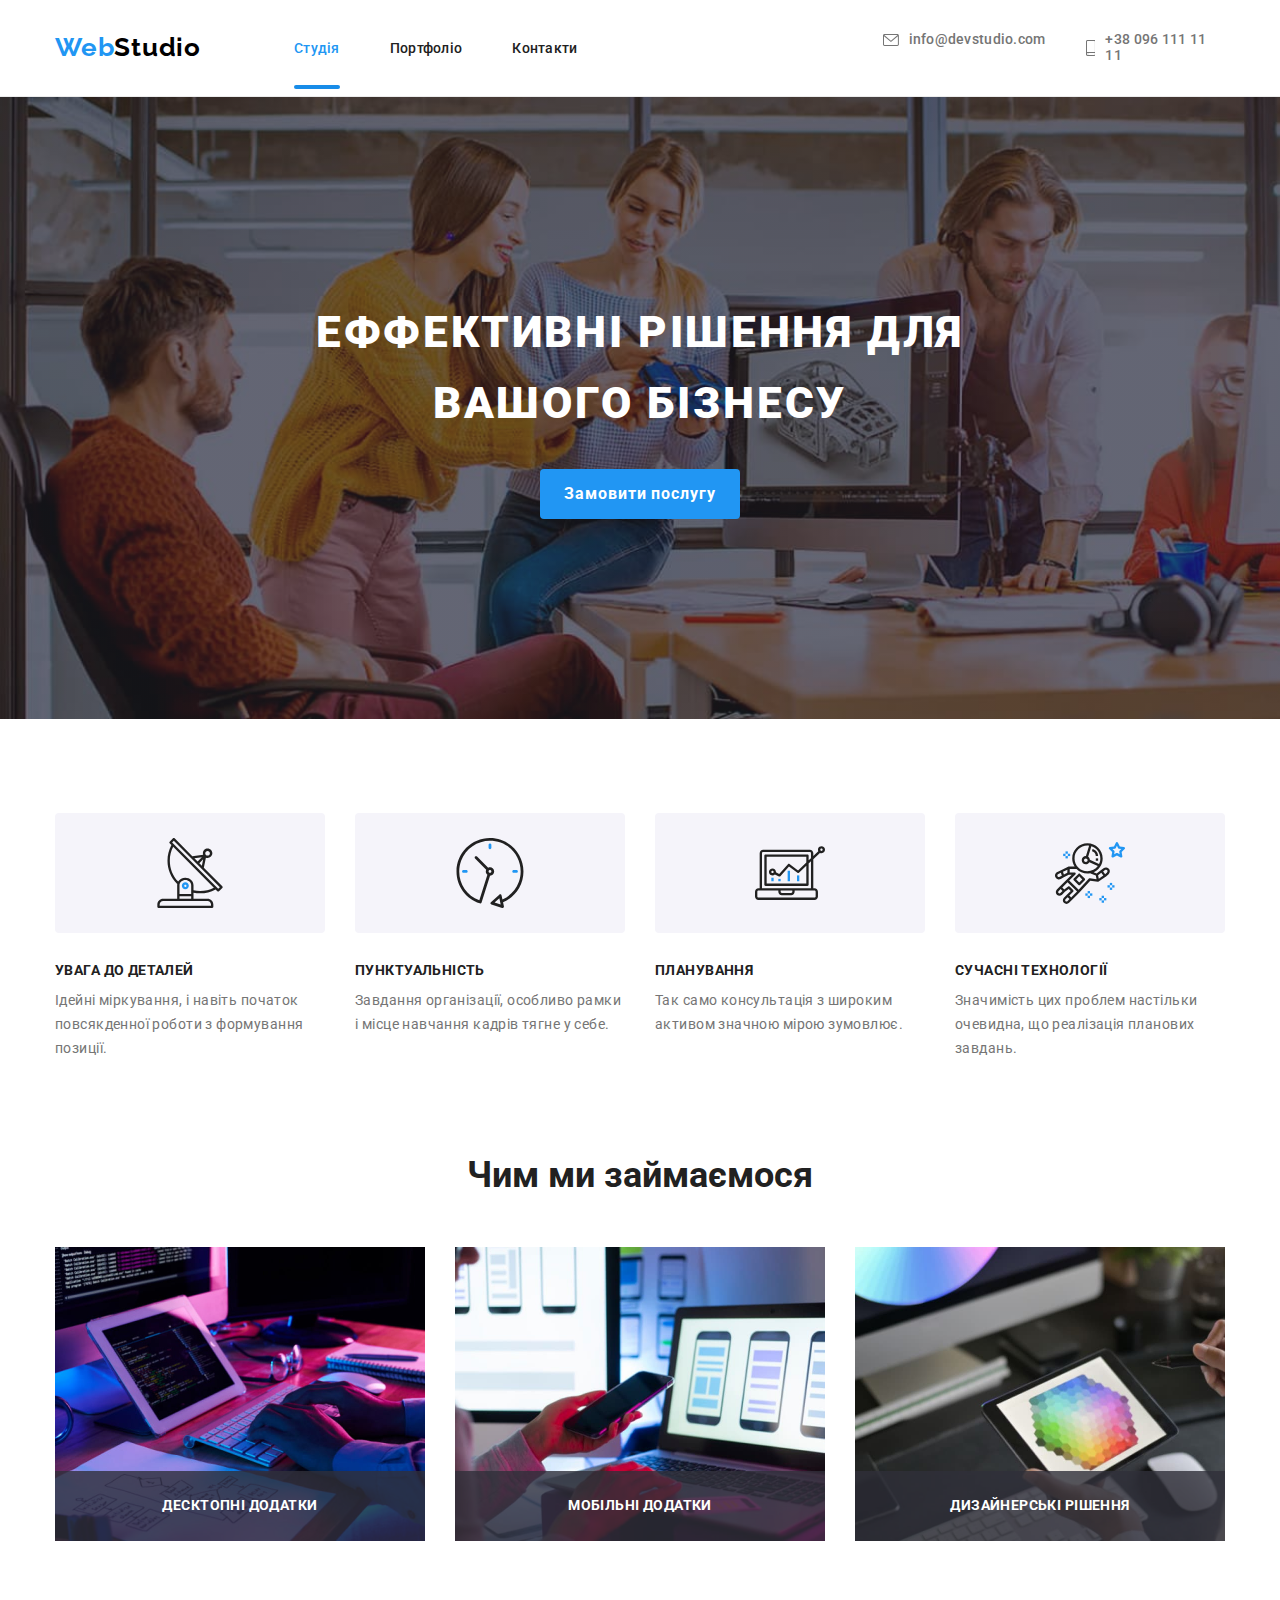
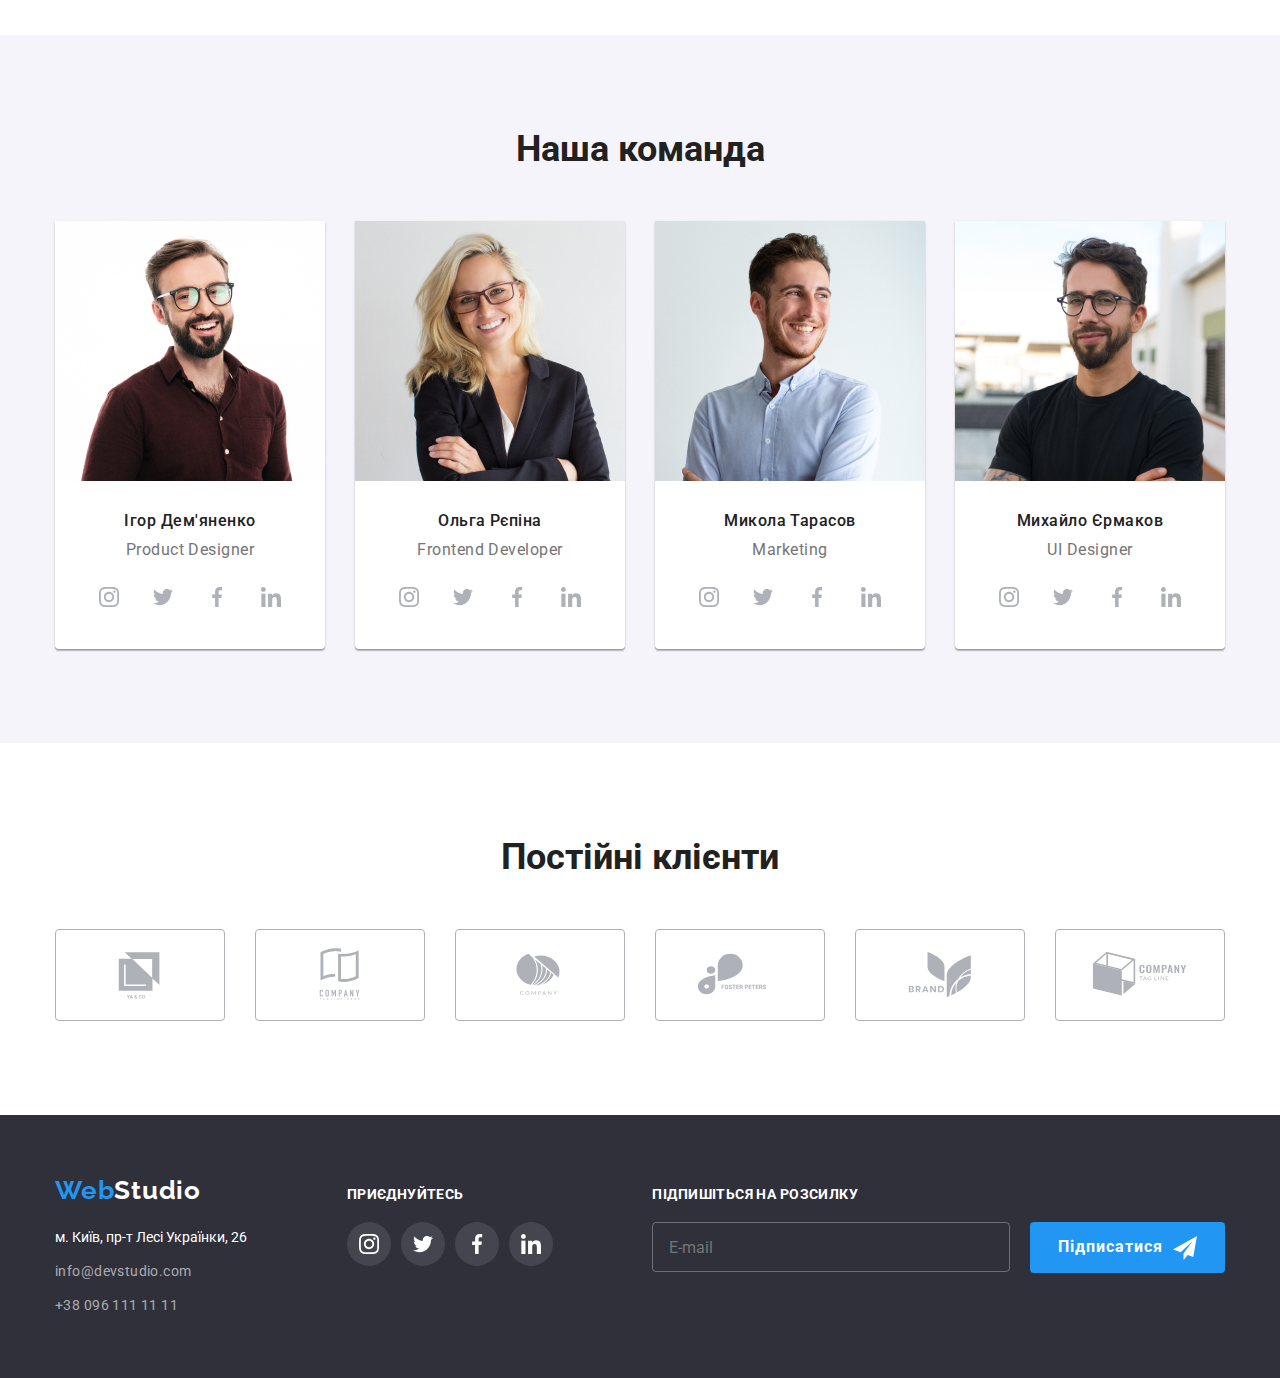
<file: index.html>
<!DOCTYPE html>
<html lang="uk">

<head>
  <meta charset="UTF-8" />
  <meta http-equiv="X-UA-Compatible" content="IE=edge" />
  <meta name="viewport" content="width=device-width, initial-scale=1.0" />
  <title>Cтудiя</title>
  <link rel="stylesheet"
    href="https://cdnjs.cloudflare.com/ajax/libs/modern-normalize/1.0.0/modern-normalize.min.css" />
  <link rel="preconnect" href="https://fonts.googleapis.com" />
  <link rel="preconnect" href="https://fonts.gstatic.com" crossorigin />
  <link href="https://fonts.googleapis.com/css2?family=Raleway:wght@700&family=Roboto:wght@400;500;700&display=swap"
    rel="stylesheet" />

  <link rel="stylesheet" href="./css/main.min.css" />
</head>

<body>
  <header class="header">
    <!--Navigation -->
    <div class="container header__container">
      <a href="./index.html" class="logo">Web<span class="logo--primary">Studio</span></a>
      <button type ="button" class="burger-menu__button  button js-open-menu">
        <svg class="burger-menu__img--open">
          <use href="./image/icons/symbol-defs.svg#icon-menu"></use>
        </svg>
      </button>
      <div class="header__content">
        <nav class="header__navigation">
          <ul class="navigation list">
            <li class="navigation__item">
              <a class="navigation__link active" href="./index.html">Студія</a>
            </li>
            <li class="navigation__item">
              <a class="navigation__link" href="./portfolio.html">Портфоліо</a>
            </li>
            <li class="navigation__item">
              <a class="navigation__link" href="#">Контакти</a>
            </li>
          </ul>
        </nav>
        <!-- Contacts -->
        <ul class="header__contacts list">
          <li class="header__item">
            <a class="header__address" href="mailto:info@devstudio.com"><svg class="header__img--mail" width="14"
                height="12">
                <use href="./image/icons/symbol-defs.svg#icon-envelope"></use>
              </svg>info@devstudio.com</a>
          </li>
          <li class="header__item">
            <a class="header__address" href="tel:380961111111"><svg class="header__img--tel" width="10" height="14">
                <use href="./image/icons/symbol-defs.svg#icon-smartphone"></use>
              </svg>
              +38 096 111 11 11</a>
          </li>
        </ul>
      </div>
    </div>
  </header>
  <main>
    <!-- hero -->
    <section class="section section-hero">
      <div class="container section-hero__container section-hero__text">
        <h1 class="section-hero__header">
          Еффективні рішення для вашого бізнесу
        </h1>
        <button class="button button-secondary section-hero__button" type="button" name="замовити послугу"
          data-modal-open>
          Замовити послугу
        </button>
      </div>
    </section>
    <!-- benefits -->
    <section class="section section-benefits">
      <div class="container section-benefits__container">
        <h2 class="visually-hidden">Наші переваги</h2>
        <ul class="section-benefits__list list">
          <li class="section-benefits__item">
            <div class="section-benefits__thumb">
              <svg class="section-benefits__icon" width="70px" height="70px">
                <use href="./image/icons/symbol-defs.svg#icon-antenna"></use>
              </svg>
            </div>
            <h3 class="section-benefits__header">Увага до деталей</h3>
            <p class="section-benefits__description">
              Ідейні міркування, i навіть початок повсякденної роботи з
              формування позиції.
            </p>
          </li>
          <li class="section-benefits__item">
            <div class="section-benefits__thumb">
              <svg class="section-benefits__icon" width="70px" height="70px">
                <use href="./image/icons/symbol-defs.svg#icon-clock"></use>
              </svg>
            </div>
            <h3 class="section-benefits__header">Пунктуальність</h3>
            <p class="section-benefits__description">
              Завдання організації, особливо рамки i місце навчання кадрів
              тягне у себе.
            </p>
          </li>
          <li class="section-benefits__item">
            <div class="section-benefits__thumb">
              <svg class="section-benefits__icon" width="70px" height="70px">
                <use href="./image/icons/symbol-defs.svg#icon-diagram"></use>
              </svg>
            </div>
            <h3 class="section-benefits__header">Планування</h3>
            <p class="section-benefits__description">
              Так само консультація з широким активом значною мірою зумовлює.
            </p>
          </li>
          <li class="section-benefits__item">
            <div class="section-benefits__thumb">
              <svg class="section-benefits__icon" width="70px" height="70px">
                <use href="./image/icons/symbol-defs.svg#icon-astronaut"></use>
              </svg>
            </div>
            <h3 class="section-benefits__header">Сучасні технології</h3>
            <p class="section-benefits__description">
              Значимість цих проблем настільки очевидна, що реалізація
              планових завдань.
            </p>
          </li>
        </ul>
      </div>
    </section>
    <!-- service -->
    <section class="section section-servise">
      <div class="container">
        <h2 class="sections-headers sections-headers--servise">
          Чим ми займаємося
        </h2>
        <ul class="list section-servise__flexbox">
          <li class="section-servise__item">
            <div class="section-servise__thumb">
              <img class="section-servise__img"  srcset="./image/studio-page/hwimage1.jpg 1x, ./image/studio-page/hwimage1@2x.jpg 2x" src="./image/studio-page/hwimage1.jpg" alt="дизайнер в процессі роботи"
                width="370" />
              <div class="section-servise__thumb--description">
                <h3 class="section-servise__description">
                  Десктопні додатки
                </h3>
              </div>
            </div>
          </li>
          <li class="section-servise__item">
            <div class="section-servise__thumb">
              <img class="section-servise__img"  srcset="./image/studio-page/hwimage2.jpg 1x, ./image/studio-page/hwimage2@2x.jpg 2x" src="./image/studio-page/hwimage2.jpg" alt="дизайнер в процессі роботи"
                width="370" />
              <div class="section-servise__thumb--description">
                <h3 class="section-servise__description">
                  Мобільні додатки
                </h3>
              </div>
            </div>
          </li>
          <li class="section-servise__item">
            <div class="section-servise__thumb">
              <img class="section-servise__img"  srcset="./image/studio-page/hwimage3.jpg 1x, ./image/studio-page/hwimage3@2x.jpg 2x" src="./image/studio-page/hwimage3.jpg" alt="дизайнер в процессі роботи"
                width="370" />
              <div class="section-servise__thumb--description">
                <h3 class="section-servise__description">
                  Дизайнерські рішення
                </h3>
              </div>
            </div>
          </li>
        </ul>
      </div>
    </section>
    <!-- our team  -->
    <section class="section section-team">
      <div class="container section-team__container">
        <h2 class="sections-headers sections-headers--team">Наша команда</h2>
        <ul class="list section-team__flexbox">
          <li class="section-team__item">
            <img
              class="section-team__img"
              srcset="./image/studio-page/hwteam1-450.jpg 450w, ./image/studio-page/hwteam1-354.jpg 354w, ./image/studio-page/hwteam1-270.jpg 270w"
              sizes="(min-width: 1200px) 270px, (min-width: 768px) 354px, 100vw"
              src="./image/studio-page/hwteam1-450"
              alt="фото Ігора Дем'яненко"
            />
            <div class="section-team__wrap">
              <h3 class="section-team__name">Ігор Дем'яненко</h3>
              <p class="section-team__postion">Product Designer</p>
              <ul class="social social__team list">
                <li>
                  <a href="https://www.instagram.com/" class="social__link--team"><svg class="social__icons--team">
                      <use href="./image/icons/symbol-defs.svg#icon-instagram"></use>
                    </svg></a>
                </li>
                <li>
                  <a href="https://twitter.com/" class="social__link--team"><svg class="social__icons--team">
                      <use href="./image/icons/symbol-defs.svg#icon-twitter"></use>
                    </svg></a>
                </li>
                <li>
                  <a href="https://www.facebook.com/" class="social__link--team"><svg class="social__icons--team">
                      <use href="./image/icons/symbol-defs.svg#icon-facebook"></use>
                    </svg></a>
                </li>
                <li>
                  <a href="https://www.linkedin.com/" class="social__link--team"><svg class="social__icons--team">
                      <use href="./image/icons/symbol-defs.svg#icon-linkedin"></use>
                    </svg></a>
                </li>
              </ul>
            </div>
          </li>
          <li class="section-team__item">
            <img
              class="section-team__img"
              srcset="./image/studio-page/hwteam2-450.jpg 450w, ./image/studio-page/hwteam2-354.jpg 354w, ./image/studio-page/hwteam2-270.jpg 270w"
              sizes="(min-width: 1200px) 270px, (min-width: 768px) 354px, 100vw"
              src="./image/studio-page/hwteam2-450"
              alt="фото Ольги Репіної"
            />
            <div class="section-team__wrap">
              <h3 class="section-team__name">Ольга Рєпіна</h3>
              <p class="section-team__postion">Frontend Developer</p>
              <ul class="social social__team list">
                <li>
                  <a href="https://www.instagram.com/" class="social__link--team"><svg class="social__icons--team">
                      <use href="./image/icons/symbol-defs.svg#icon-instagram"></use>
                    </svg></a>
                </li>
                <li>
                  <a href="https://twitter.com/" class="social__link--team"><svg class="social__icons--team">
                      <use href="./image/icons/symbol-defs.svg#icon-twitter"></use>
                    </svg></a>
                </li>
                <li>
                  <a href="https://www.facebook.com/" class="social__link--team"><svg class="social__icons--team">
                      <use href="./image/icons/symbol-defs.svg#icon-facebook"></use>
                    </svg></a>
                </li>
                <li>
                  <a href="https://www.linkedin.com/" class="social__link--team"><svg class="social__icons--team">
                      <use href="./image/icons/symbol-defs.svg#icon-linkedin"></use>
                    </svg></a>
                </li>
              </ul>
            </div>
          </li>
          <li class="section-team__item">
            <img
              class="section-team__img"
              srcset="./image/studio-page/hwteam3-450.jpg 450w, ./image/studio-page/hwteam3-354.jpg 354w, ./image/studio-page/hwteam3-270.jpg 270w"
              sizes="(min-width: 1200px) 270px, (min-width: 768px) 354px, 100vw"
              src="./image/studio-page/hwteam3-450"
              alt="фото Миколи Тарасова"
            />
            <div class="section-team__wrap">
              <h3 class="section-team__name">Микола Тарасов</h3>
              <p class="section-team__postion">Marketing</p>
              <ul class="social social__team list">
                <li>
                  <a href="https://www.instagram.com/" class="social__link--team"><svg class="social__icons--team">
                      <use href="./image/icons/symbol-defs.svg#icon-instagram"></use>
                    </svg></a>
                </li>
                <li>
                  <a href="https://twitter.com/" class="social__link--team"><svg class="social__icons--team">
                      <use href="./image/icons/symbol-defs.svg#icon-twitter"></use>
                    </svg></a>
                </li>
                <li>
                  <a href="https://www.facebook.com/" class="social__link--team"><svg class="social__icons--team">
                      <use href="./image/icons/symbol-defs.svg#icon-facebook"></use>
                    </svg></a>
                </li>
                <li>
                  <a href="https://www.linkedin.com/" class="social__link--team"><svg class="social__icons--team">
                      <use href="./image/icons/symbol-defs.svg#icon-linkedin"></use>
                    </svg></a>
                </li>
              </ul>
            </div>
          </li>
          <li class="section-team__item">
            <img
              class="section-team__img"
              srcset="./image/studio-page/hwteam4-450.jpg 450w, ./image/studio-page/hwteam4-354.jpg 354w, ./image/studio-page/hwteam4-270.jpg 270w"
              sizes="(min-width: 1200px) 270px, (min-width: 768px) 354px, 100vw"
              src="./image/studio-page/hwteam4-450"
              alt="фото Михайла Єрмакова"
            />
            <div class="section-team__wrap">
              <h3 class="section-team__name">Михайло Єрмаков</h3>
              <p class="section-team__postion">UI Designer</p>
              <ul class="social social__team list">
                <li>
                  <a href="https://www.instagram.com/" class="social__link--team"><svg class="social__icons--team">
                      <use href="./image/icons/symbol-defs.svg#icon-instagram"></use>
                    </svg></a>
                </li>
                <li>
                  <a href="https://twitter.com/" class="social__link--team"><svg class="social__icons--team">
                      <use href="./image/icons/symbol-defs.svg#icon-twitter"></use>
                    </svg></a>
                </li>
                <li>
                  <a href="https://www.facebook.com/" class="social__link--team"><svg class="social__icons--team">
                      <use href="./image/icons/symbol-defs.svg#icon-facebook"></use>
                    </svg></a>
                </li>
                <li>
                  <a href="https://www.linkedin.com/" class="social__link--team"><svg class="social__icons--team">
                      <use href="./image/icons/symbol-defs.svg#icon-linkedin"></use>
                    </svg></a>
                </li>
              </ul>
            </div>
          </li>
        </ul>
      </div>
    </section>
    <!-- our clients -->
    <section class="section section-clients">
      <div class="container section-clients__container">
          <h2 class="sections-headers sections-headers--clients">
            Постійні клієнти
          </h2>
          <ul class="section-clients__flexbox list">
            <li class="section-clients__item">
              <a class="section-clients__link" href="#"><svg class="section-clients__img">
                  <use href="./image/icons/symbol-defs.svg#icon-logo-first"></use>
                </svg>
              </a>
            </li>
            <li class="section-clients__item">
              <a class="section-clients__link" href="#"><svg class="section-clients__img">
                  <use href="./image/icons/symbol-defs.svg#icon-logo-second"></use>
                </svg>
              </a>
            </li>
            <li class="section-clients__item">
              <a class="section-clients__link" href="#"><svg class="section-clients__img">
                  <use href="./image/icons/symbol-defs.svg#icon-logo-third"></use>
                </svg>
              </a>
            </li>
            <li class="section-clients__item">
              <a class="section-clients__link" href="#"><svg class="section-clients__img">
                  <use href="./image/icons/symbol-defs.svg#icon-logo-forth"></use>
                </svg>
              </a>
            </li>
            <li class="section-clients__item">
              <a class="section-clients__link" href="#"><svg class="section-clients__img">
                  <use href="./image/icons/symbol-defs.svg#icon-logo-fifth"></use>
                </svg>
              </a>
            </li>
            <li class="section-clients__item">
              <a class="section-clients__link" href="#"><svg class="section-clients__img">
                  <use href="./image/icons/symbol-defs.svg#icon-logo-sixth"></use>
                </svg>
              </a>
            </li>
          </ul>
      </div>
    </section>
  </main>
  <footer class="footer">
    <div class="container footer__container footer__flexbox">
      <div class="footer__nav">
        <a href="./index.html" class="logo footer__logo">
          Web<span class="logo--inversed">Studio</span></a>
        <address>
          <ul class="footer__bar list">
            <li class="physical-address footer__item">
              м. Київ, пр-т Лесі Українки, 26
            </li>
            <li class="footer__item">
              <a class="footer__link" href="mailto:info@devstudio.com">info@devstudio.com
              </a>
            </li>
            <li class="footer__item">
              <a class="footer__link" href="tel:380961111111">+38 096 111 11 11</a>
            </li>
          </ul>
        </address>
      </div>
      <div class="socials__flexbox">
        <h2 class="footer__join">Приєднуйтесь</h2>
        <ul class="social social__footer list">
          <li>
            <a href="https://www.instagram.com/" class="social__link--footer"><svg class="social__icons">
                <use href="./image/icons/symbol-defs.svg#icon-instagram"></use>
              </svg></a>
          </li>
          <li>
            <a href="https://twitter.com/" class="social__link--footer"><svg class="social__icons">
                <use href="./image/icons/symbol-defs.svg#icon-twitter"></use>
              </svg></a>
          </li>
          <li>
            <a href="https://www.facebook.com/" class="social__link--footer"><svg class="social__icons">
                <use href="./image/icons/symbol-defs.svg#icon-facebook"></use>
              </svg></a>
          </li>
          <li>
            <a href="https://www.linkedin.com/" class="social__link--footer"><svg class="social__icons">
                <use href="./image/icons/symbol-defs.svg#icon-linkedin"></use>
              </svg></a>
          </li>
        </ul>
      </div>
      <div class="subscription">
        <p class="label subscription__header">Підпишіться на розсилку</p>
        <form class="subscription__form">
          <label><input class="subscription__input" type="email" name="mail" placeholder="E-mail" /></label>
          <button class="button subscription__button" type="submit">
            Підписатися
            <svg class="subscription__img">
              <use href="./image/icons/symbol-defs.svg#icon-form-send"></use>
            </svg>
          </button>
        </form>
      </div>
    </div>
  </footer>
  <!-- modal windows  -->
  <div class="backdrop is-hidden" data-modal>
    <div class="hero-modal">
      <button class="button button-close" type="button" data-modal-close>
        <svg class="button-close__image">
          <use href="./image/icons/symbol-defs.svg#icon-close"></use>
        </svg>
      </button>
      <form class="hero-modal__form">
        <p class="hero-modal__header">
          Залиште свої дані, ми вам передзвонимо
        </p>
        <label for="user-name" class="hero-modal__label">Ім'я</label>
        <div class="hero-modal__thumb">
          <input class="hero-modal__input" name="user-name" type="text" id="user-name" />
          <svg class="hero-modal__img">
            <use href="./image/icons/symbol-defs.svg#icon-form-person"></use>
          </svg>
        </div>
        <label for="phone" class="hero-modal__label">Телефон</label>
        <div class="hero-modal__thumb">
          <input class="hero-modal__input" name="phone" type="tel" id="phone" />
          <svg class="hero-modal__img">
            <use href="./image/icons/symbol-defs.svg#icon-form-phone"></use>
          </svg>
        </div>
        <label for="mail" class="hero-modal__label">Пошта</label>
        <div class="hero-modal__thumb">
          <input class="hero-modal__input" name="mail" type="email" id="mail" />
          <svg class="hero-modal__img">
            <use href="./image/icons/symbol-defs.svg#icon-form-mail"></use>
          </svg>
        </div>
        <label class="hero-modal__label" for="comment">Коментар</label>
        <textarea class="hero-modal__comment" name="comment" id="comment" placeholder="Введіть текст"></textarea>
        <label class="terms terms__thumb" for="checkbox">
          <input class="terms__input visually-hidden" type="checkbox" name="terms" id="checkbox" />
          <span class="terms__custom"></span>
          <span>          Погоджуюся з розсилкою та приймаю
          <a class="terms__link" href="#">Умови договору</a></span>
        </label>
        <button class="button button-submit" type="submit">Відправити</button>
      </form>
    </div>
  </div>
  <div class="burger-menu js-menu-container">
    <button class="burger-menu__button--close button js-close-menu">
      <svg class="burger-menu__img--close">
        <use href="./image/icons/symbol-defs.svg#icon-close"></use>
      </svg>
    </button>
    <nav class="header__navigation">
      <ul class="navigation list">
        <li class="navigation__item">
          <a class="navigation__link active" href="./index.html">Студія</a>
        </li>
        <li class="navigation__item">
          <a class="navigation__link" href="./portfolio.html">Портфоліо</a>
        </li>
        <li class="navigation__item">
          <a class="navigation__link" href="#">Контакти</a>
        </li>
      </ul>
    </nav>
    <div class="burger-menu__contacts__flexbox">
      <ul class="burger-menu__contacts list">
          <li class="burger-menu__contacts__item">
        <a class="burger-menu__address burger-menu__address--tel" href="tel:380961111111">
          +38 096 111 11 11</a>
      </li>
      <li class="burger-menu__contacts__item">
        <a class="burger-menu__address burger-menu__address--mail" href="mailto:info@devstudio.com">info@devstudio.com</a>
      </li>
    </ul>
    <ul class="burger-menu__socials list">
      <li class="burger-menu__item"><a class="burger-menu__link" href="https://www.instagram.com/">Instagram</a></li>
      <li class="burger-menu__item"><a class="burger-menu__link" href="https://twitter.com/">Twitter</a></li>
      <li class="burger-menu__item"><a class="burger-menu__link" href="https://www.facebook.com/">Facebook</a></li>
      <li class="burger-menu__item"><a class="burger-menu__link" href="https://www.linkedin.com/">LinkedIn</a></li>
    </ul>
  </div>
  </div>
  <script src="./js/modal.js"></script>
  <script src="./js/mobile-menu.js"></script>
</body>

    

</html>
</file>
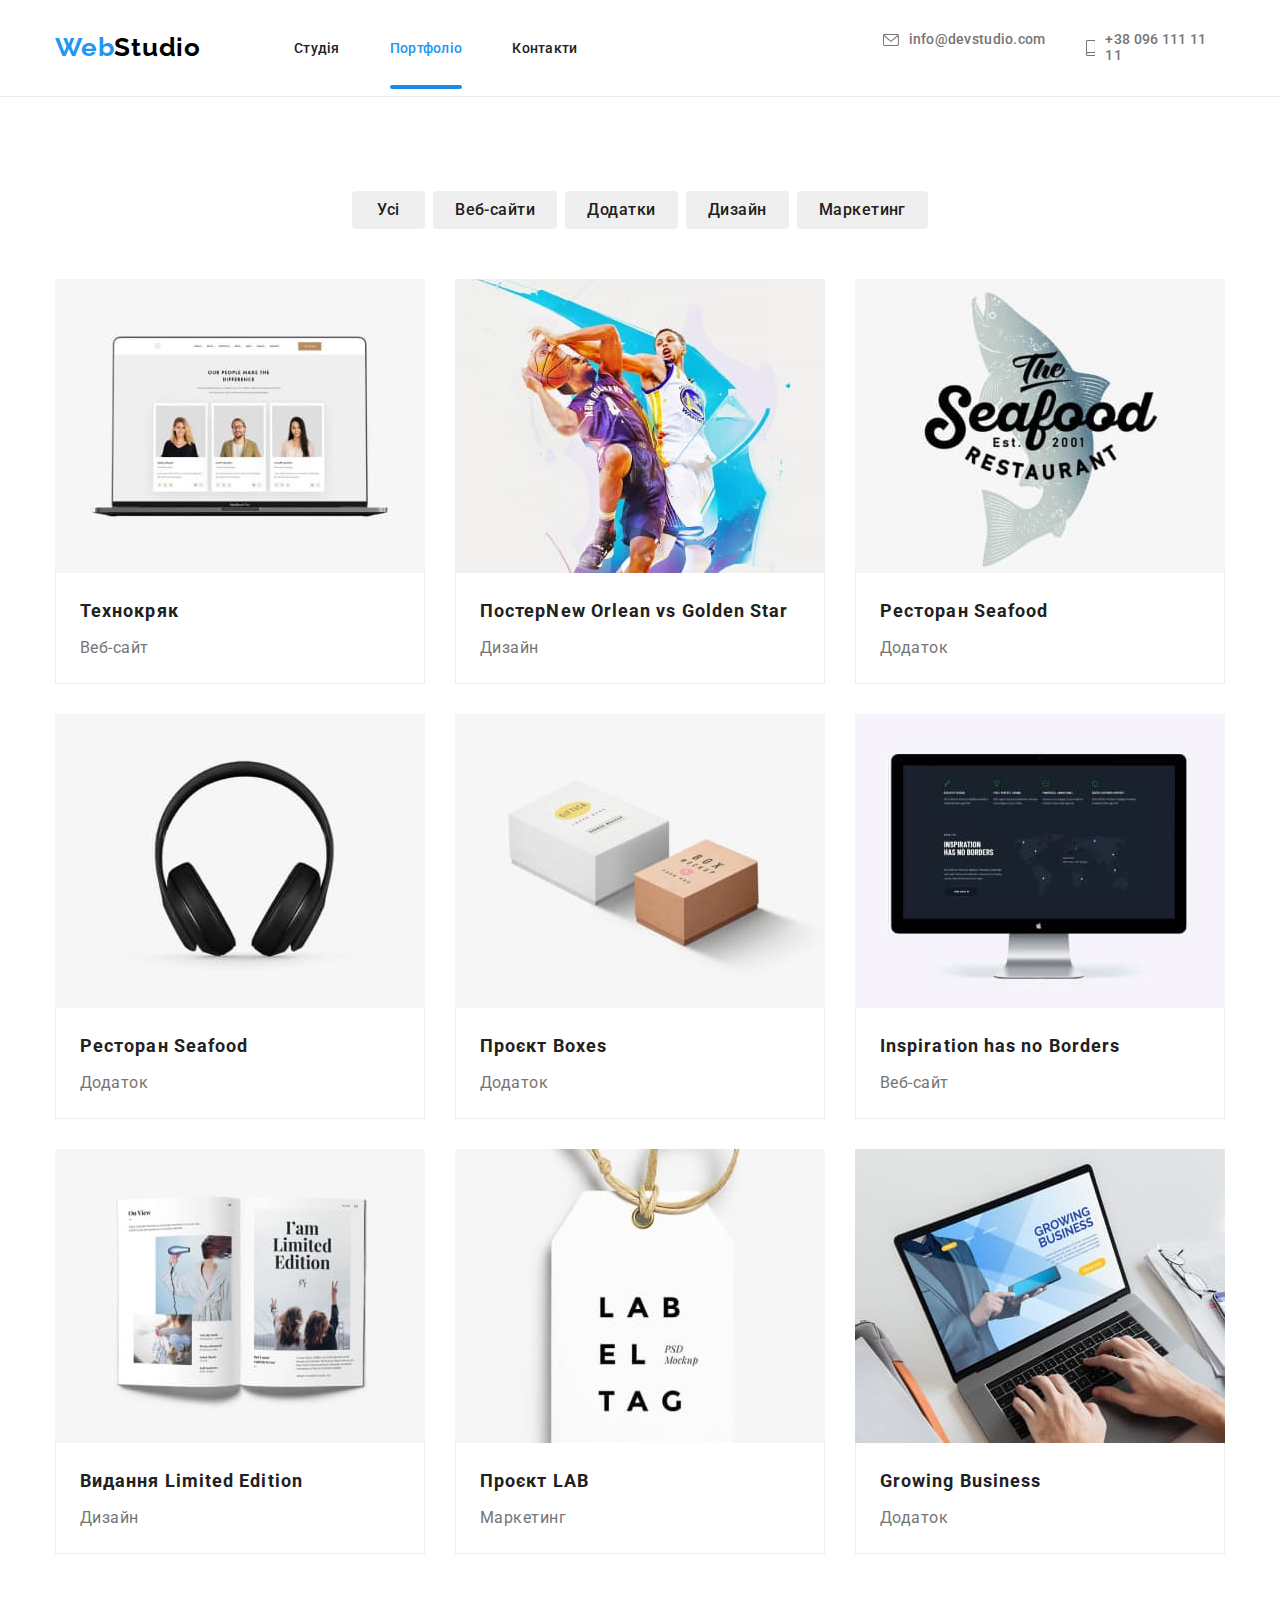
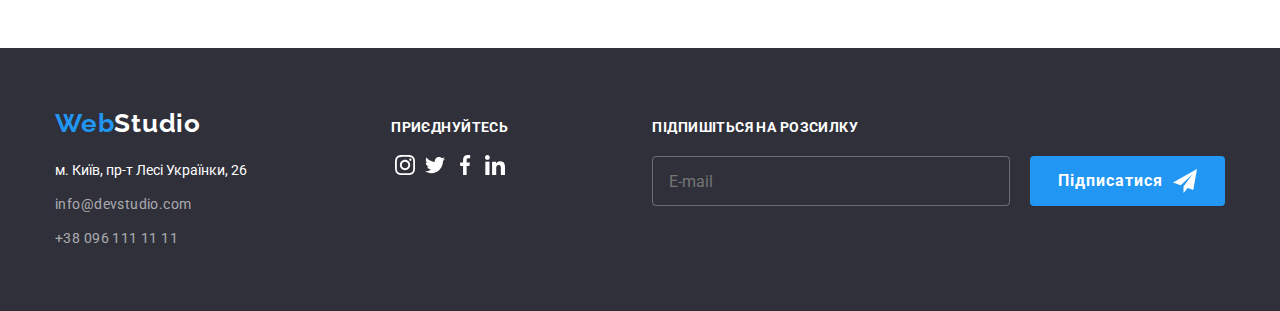
<file: portfolio.html>
<!DOCTYPE html>
<html lang="uk">
  <head>
    <meta charset="UTF-8" />
    <meta http-equiv="X-UA-Compatible" content="IE=edge" />
    <meta name="viewport" content="width=device-width, initial-scale=1.0" />
    <title>Cтудiя</title>
    <link
      rel="stylesheet"
      href="https://cdnjs.cloudflare.com/ajax/libs/modern-normalize/1.0.0/modern-normalize.min.css"
    />
    <link rel="preconnect" href="https://fonts.googleapis.com" />
    <link rel="preconnect" href="https://fonts.gstatic.com" crossorigin />
    <link
      href="https://fonts.googleapis.com/css2?family=Raleway:wght@700&family=Roboto:wght@400;500;700&display=swap"
      rel="stylesheet"
    />
    <link rel="stylesheet" href="./css/main.min.css" />
  </head>
  <body>
   <header class="header">
    <!--Navigation -->
    <div class="container header__container">
      <nav class="header__navigation">
        <a href="./index.html" class="logo">Web<span class="logo--primary">Studio</span></a>
        <ul class="navigation list">
          <li class="navigation__item">
            <a class="navigation__link" href="./index.html">Студія</a>
          </li>
          <li class="navigation__item">
            <a class="navigation__link active" href="./portfolio.html">Портфоліо</a>
          </li>
          <li class="navigation__item">
            <a class="navigation__link" href="#">Контакти</a>
          </li>
        </ul>
      </nav>
      <!-- Contacts -->
      <ul class="header__contacts list">
        <li class="header__item">
          <a class="header__address" href="mailto:info@devstudio.com"><svg class="header__img--mail" width="16"
              height="12">
              <use href="./image/icons/symbol-defs.svg#icon-envelope"></use>
            </svg>info@devstudio.com</a>
        </li>
        <li class="header__item">
          <a class="header__address" href="tel:380961111111"><svg class="header__img--tel" width="10" height="16">
              <use href="./image/icons/symbol-defs.svg#icon-smartphone"></use>
            </svg>
            +38 096 111 11 11</a>
        </li>
      </ul>
    </div>
  </header>
    <main>
      <section class="section section-examples">
          <h1 class="page-header">Нащі проекти</h1>
          <ul class="list button-list">
            <li class="button-list__item">
              <button class="button button-primary" type="button">Усі</button>
            </li>
            <li class="button-list__item">
              <button class="button button-primary" type="button">
                Веб-сайти
              </button>
            </li>
            <li class="button-list__item">
              <button class="button button-primary" type="button">
                Додатки
              </button>
            </li>
            <li class="button-list__item">
              <button class="button button-primary" type="button">
                Дизайн
              </button>
            </li>
            <li class="button-list__item">
              <button class="button button-primary" type="button">
                Маркетинг
              </button>
            </li>
          </ul>
        </div>
        <div class="container">
          <ul class="list section-examples__flexbox">
            <li class="section-examples__item"> 
              <div class="section-examples__thumb">
                <img
                src="./image/portfolio-page/portfrolio-img-1.jpg"
                alt="Технохряк обкладинка"
                width="370"
                height="294"
              />
              <div class="section-examples__img">
                <span class="section-examples__info">
                  Ресурс пропонує комплексні пропозиції 
                  з різним рівнем функціоналу та сервісів. 
                  Все це дозволить відвідувачу отримати вичерпні 
                  відомості про компанію чи приватну особу.
                </span>
              </div>
            </div>
              <div class="section-examples__text">
                <h2 class="section-examples__header">Технокряк</h2>
                <p class="section-examples__paragraph">Веб-сайт</p>
              </div>
            </li>
            <li class="section-examples__item"> 
              <div class="section-examples__thumb">
                <img
                src="./image/portfolio-page/portfrolio-img-2.jpg"
                alt="Постер New Orlean vs Golden Star"
                width="370"
                height="294"
              />
              <div class="section-examples__img">
                <span class="section-examples__info">
                  Ресурс пропонує комплексні пропозиції 
                  з різним рівнем функціоналу та сервісів. 
                  Все це дозволить відвідувачу отримати вичерпні 
                  відомості про компанію чи приватну особу.
                </span>
              </div>
            </div>
              <div class="section-examples__text">
                <h2 class="section-examples__header">
                  Постер<span class="long-text" lang="en"
                    >New Orlean vs Golden Star</span
                  >
                </h2>
                <p class="section-examples__paragraph">Дизайн</p>
              </div>
            </li>
            <li class="section-examples__item"> 
              <div class="section-examples__thumb">
                <img
                src="./image/portfolio-page/portfrolio-img-3.jpg"
                alt="обкладинка ресторана Seafood"
                width="370"
                height="294"
              />
              <div class="section-examples__img">
                <span class="section-examples__info">
                  Ресурс пропонує комплексні пропозиції 
                  з різним рівнем функціоналу та сервісів. 
                  Все це дозволить відвідувачу отримати вичерпні 
                  відомості про компанію чи приватну особу.
                </span>
              </div>
            </div>
              <div class="section-examples__text">
                <h2 class="section-examples__header">Ресторан Seafood</h2>
                <p class="section-examples__paragraph">Додаток</p>
              </div>
            </li>
            <li class="section-examples__item"> 
              <div class="section-examples__thumb">
                <img
                src="./image/portfolio-page/portfrolio-img-4.jpg"
                alt="обкладинка Проєкту Prime"
                width="370"
                height="294"
              />
              <div class="section-examples__img">
                <span class="section-examples__info">
                  Ресурс пропонує комплексні пропозиції 
                  з різним рівнем функціоналу та сервісів. 
                  Все це дозволить відвідувачу отримати вичерпні 
                  відомості про компанію чи приватну особу.
                </span>
              </div>
              </div>
              <div class="section-examples__text">
                <h2 class="section-examples__header">Ресторан Seafood</h2>
                <p class="section-examples__paragraph">Додаток</p>
              </div>
            </li>
            <li class="section-examples__item"> 
              <div class="section-examples__thumb">
                <img
                src="./image/portfolio-page/portfrolio-img-5.jpg"
                alt="обкладинка Проєкту Boxes"
                width="370"
                height="294"
              />
              <div class="section-examples__img">
                <span class="section-examples__info">
                  Ресурс пропонує комплексні пропозиції 
                  з різним рівнем функціоналу та сервісів. 
                  Все це дозволить відвідувачу отримати вичерпні 
                  відомості про компанію чи приватну особу.
                </span>
              </div>
            </div>
              <div class="section-examples__text">
                <h2 class="section-examples__header">Проєкт Boxes</h2>
                <p class="section-examples__paragraph">Додаток</p>
              </div>
            </li>
            <li class="section-examples__item"> 
              <div class="section-examples__thumb">
                <img
                src="./image/portfolio-page/portfrolio-img-6.jpg"
                alt="обкладинка веб сайту Inspiration has no Borders"
                width="370"
                height="294"
              />
              <div class="section-examples__img">
                <span class="section-examples__info">
                  Ресурс пропонує комплексні пропозиції 
                  з різним рівнем функціоналу та сервісів. 
                  Все це дозволить відвідувачу отримати вичерпні 
                  відомості про компанію чи приватну особу.
                </span>
              </div>
            </div>
              <div class="section-examples__text">
                <h2 class="section-examples__header" lang="en">Inspiration has no Borders</h2>
                <p class="section-examples__paragraph">Веб-сайт</p>
              </div>
            </li>
            <li class="section-examples__item"> 
              <div class="section-examples__thumb">
                <img
                src="./image/portfolio-page/portfrolio-img-7.jpg"
                alt="Обкладинка видання Limited Edition"
                width="370"
                height="294"
              />
              <div class="section-examples__img">
                <span class="section-examples__info">
                  Ресурс пропонує комплексні пропозиції 
                  з різним рівнем функціоналу та сервісів. 
                  Все це дозволить відвідувачу отримати вичерпні 
                  відомості про компанію чи приватну особу.
                </span>
              </div>
            </div>
              <div class="section-examples__text">
                <h2 class="section-examples__header">Видання Limited Edition</h2>
                <p class="section-examples__paragraph">Дизайн</p>
              </div>
            </li>
            <li class="section-examples__item"> 
              <div class="section-examples__thumb">
                <img
                src="./image/portfolio-page/portfrolio-img-8.jpg"
                alt="Облкадинка Проєкту LAB"
                width="370"
                height="294"
              />
              <div class="section-examples__img">
                <span class="section-examples__info">
                  Ресурс пропонує комплексні пропозиції 
                  з різним рівнем функціоналу та сервісів. 
                  Все це дозволить відвідувачу отримати вичерпні 
                  відомості про компанію чи приватну особу.
                </span>
              </div>
            </div>
              <div class="section-examples__text">
                <h2 class="section-examples__header">Проєкт LAB</h2>
                <p class="section-examples__paragraph">Маркетинг</p>
              </div>
            </li>
            <li class="section-examples__item"> 
              <div class="section-examples__thumb"> 
                <img
                src="./image/portfolio-page/portfrolio-img-9.jpg"
                alt="фото Додатку Growing Business"
                width="370"
                height="294"
              />
              <div class="section-examples__img">
                <span class="section-examples__info">
                  Ресурс пропонує комплексні пропозиції 
                  з різним рівнем функціоналу та сервісів. 
                  Все це дозволить відвідувачу отримати вичерпні 
                  відомості про компанію чи приватну особу.
                </span>
              </div>
              </div>
              <div class="section-examples__text">
                <h2 class="section-examples__header">Growing Business</h2>
                <p class="section-examples__paragraph">Додаток</p>
              </div>
            </li>
          </ul>
        </div>
      </section>
    </main>
   <footer class="footer">
    <div class="container footer__flexbox">
      <div class="footer__nav">
        <a href="./index.html" class="logo footer__logo">
          Web<span class="logo--inversed">Studio</span></a>
        <address>
          <ul class="footer__bar list">
            <li class="physical-address footer__item">
              м. Київ, пр-т Лесі Українки, 26
            </li>
            <li class="footer__item">
              <a class="footer__link" href="mailto:info@devstudio.com">info@devstudio.com
              </a>
            </li>
            <li class="footer__item">
              <a class="footer__link" href="tel:380961111111">+38 096 111 11 11</a>
            </li>
          </ul>
        </address>
      </div>
      <div class="socials__flexbox">
        <h2 class="footer__join">Приєднуйтесь</h2>
        <ul class="social social__footer list">
          <li>
            <a href="https://www.instagram.com/" class="social__link"><svg class="social__icons">
                <use href="./image/icons/symbol-defs.svg#icon-instagram"></use>
              </svg></a>
          </li>
          <li>
            <a href="https://twitter.com/" class="social__link"><svg class="social__icons">
                <use href="./image/icons/symbol-defs.svg#icon-twitter"></use>
              </svg></a>
          </li>
          <li>
            <a href="https://www.facebook.com/" class="social__link"><svg class="social__icons">
                <use href="./image/icons/symbol-defs.svg#icon-facebook"></use>
              </svg></a>
          </li>
          <li>
            <a href="https://www.linkedin.com/" class="social__link"><svg class="social__icons">
                <use href="./image/icons/symbol-defs.svg#icon-linkedin"></use>
              </svg></a>
          </li>
        </ul>
      </div>
      <div class="subscription">
        <p class="label subscription__header">Підпишіться на розсилку</p>
        <form class="subscription__form">
          <label><input class="subscription__input" type="email" name="mail" placeholder="E-mail" /></label>
          <button class="button subscription__button" type="submit">
            Підписатися
            <svg class="subscription__img">
              <use href="./image/icons/symbol-defs.svg#icon-form-send"></use>
            </svg>
          </button>
        </form>
      </div>
    </div>
  </footer>
</body>
</html>
</file>
<file: css/main.min.css>
:root{--main-font: "Roboto", sans-serif;--secondary-font: "Raleway", sans-serif;--accent-txt-cl: #2196F3;--main-txt-cl: #212121;--secondary-txt-color: #757575;--secondary-txt-color-footer: rgba(255, 255, 255, 0.6);--color-button: #F5F4FA;--footer-txt-color: #fff;--accent-bg-cl: #188CE8;--main-bg-cl: #2F303A;--secondary-bg-color: #757575;--third-bg-color: #F5F4FA;--backdrop-color: rgba(0, 0, 0, 0.2);--form-button-color: #2196F3;--form-focus-button-color: #188CE8;--border-color: #ECECEC;--our-clients-border-accent: #2196F3;--focus-form-border-color: #2196F3;--form-border-color: rgba(255, 255, 255, 0.3);--icons-primary: #AFB1B8;--icons-secondary: #ffffff;--icons-accent-color:#2196F3;--cubic-primary: cubic-bezier(0.4, 0, 0.2, 1)}body{color:var(--main-txt-cl);font-family:var(--main-font)}h1,h2,h3,h4,h5,h6,p{padding:0px;margin:0px}img{display:block}.section{padding:60px 0}@media screen and (min-width: 1200px){.section{padding:94px 0}}.list,.header__contacts{list-style-type:none;padding:0px;margin:0px}.sections-headers{font-size:36px;line-height:1.16;text-align:center}.container{width:480px;padding-left:15px;padding-right:15px;margin-left:auto;margin-right:auto}@media screen and (min-width: 768px){.container{width:768px}}@media screen and (min-width: 1200px){.container{width:1200px}}.visually-hidden{position:absolute;width:1px;height:1px;margin:-1px;border:0;padding:0;white-space:nowrap;-webkit-clip-path:inset(100%);clip-path:inset(100%);clip:rect(0 0 0 0);overflow:hidden}.is-hidden{visibility:hidden;pointer-events:none;opacity:0}.page-header{position:absolute;width:1px;height:1px;margin:-1px;border:0;padding:0;white-space:nowrap;-webkit-clip-path:inset(100%);clip-path:inset(100%);clip:rect(0 0 0 0);overflow:hidden}.header{border-bottom:1px solid #ececec}@media screen and (min-width: 480px)and (max-width: 767px){.header{padding:16px 0}}.header__container{display:flex;align-items:center;width:100%}@media screen and (min-width: 768px)and (max-width: 1199px){.header__container{justify-content:space-between;width:768px}}@media screen and (min-width: 1200px){.header__container{width:1200px}}.header__navigation{display:flex}@media screen and (min-width: 1200px){.header__navigation{align-items:center}}.header__content{display:none}@media screen and (min-width: 768px)and (max-width: 1199px){.header__content{display:flex;gap:96px}}@media screen and (min-width: 1200px){.header__content{display:flex}}.header__contacts{display:flex;justify-content:center;margin-left:auto}@media screen and (min-width: 768px){.header__contacts{flex-direction:column;gap:10px}}@media screen and (min-width: 1200px){.header__contacts{flex-direction:row;margin-left:305px}}.header__address{text-decoration:none;color:var(--secondary-txt-color);font-weight:500;font-size:12px;line-height:1.14;letter-spacing:.02em;display:flex;align-items:center;transition:color 250ms var(--cubic-primary)}@media screen and (min-width: 1200px){.header__address{font-size:14px;padding:32px 0}}.header__address:hover,.header__address:focus{color:var(--accent-txt-cl)}@media screen and (min-width: 1200px){.header .header__item:not(:first-child){margin-left:30px}}.header__img--mail{fill:currentColor;margin-right:10px}@media screen and (min-width: 1200px){.header__img--mail{width:16px}}.header__img--tel{fill:currentColor;margin-right:10px}@media screen and (min-width: 1200px){.header__img--tel{height:16px}}.header__address:hover .header__img--mail,.header__address:focus .header__img--tel{fill:var(--accent-bg-cl)}@media screen and (min-width: 768px){.navigation{display:flex;align-items:center}}@media screen and (max-width: 767px){.navigation__item:not(:last-child){margin-bottom:32px}}@media screen and (min-width: 768px){.navigation__item:not(:first-child){margin-left:50px}}.navigation__link{position:relative;transition:color 250ms var(--cubic-primary),opacity-}.navigation__link:hover,.navigation__link:focus{color:var(--accent-txt-cl)}@media screen and (min-width: 480px){.navigation__link{display:block;text-decoration:none;color:var(--main-txt-cl);font-weight:500;font-size:40px;line-height:1.17;letter-spacing:.02em}}@media screen and (min-width: 768px){.navigation__link{font-size:14px;line-height:16px;letter-spacing:.02em;padding:32px 0}}@media screen and (min-width: 1200px){.navigation__link{color:var(--main-txt-cl);padding:32px 0}}.active{color:var(--accent-txt-cl)}@media screen and (min-width: 768px){.active::after{content:"";position:absolute;left:0;bottom:-1px;width:100%;height:4px;border-radius:2px;background-color:var(--accent-bg-cl)}}.logo{font-family:var(--secondary-font);text-decoration:none;color:var(--accent-txt-cl);font-weight:700;font-size:26px;line-height:1.2;letter-spacing:.03em}.logo--primary{color:#000}.logo--inversed{color:#fff}@media screen and (min-width: 1200px){.logo{margin-right:93px}}.button{font-family:inherit;cursor:pointer}.button-primary{border:0px;color:var(--main-txt-cl);border-radius:4px;font-weight:500;font-size:16px;line-height:1.62;letter-spacing:.03em;min-width:73px;min-height:38px;padding:6px 22px;transition:color 250ms var(--cubic-primary),background-color 250ms var(--cubic-primary),box-shadow 250ms var(--cubic-primary)}.button-primary:hover,.button-primary:focus{background-color:var(--accent-txt-cl);color:#fff;box-shadow:0px 3px 1px rgba(0,0,0,.1),0px 1px 2px rgba(0,0,0,.08),0px 2px 2px rgba(0,0,0,.12)}.button-secondary{background-color:var(--accent-txt-cl);color:#fff;font-weight:700;font-size:16px;line-height:1.87;letter-spacing:.06em;margin-top:30px;transition:background-color 250ms var(--cubic-primary),box-shadow 250ms var(--cubic-primary)}.button-secondary:hover,.button-secondary:focus{background:var(--accent-bg-cl);box-shadow:0px 4px 4px rgba(0,0,0,.15);border-radius:4px}.social{display:flex;justify-content:center;gap:10px}.social__link--team{display:flex;justify-content:center;width:44px;height:44px;border-radius:50%;align-items:center;color:var(--icons-primary);transition:color 250ms var(--cubic-primary),background-color 250ms var(--cubic-primary)}.social__link--team:hover,.social__link--team:focus{background-color:var(--accent-bg-cl);color:var(--icons-secondary)}.social__link--team:hover .button-list__item:not(:last-child),.social__link--team:focus .button-list__item:not(:last-child){margin-right:8px}.social__link--team:hover .button-list,.social__link--team:focus .button-list{display:flex;justify-content:center;margin-bottom:50px}.social__icons--team{width:20px;height:20px;fill:currentColor}.social__team{margin-top:16px}.social__footer{padding-bottom:30px}@media screen and (max-width: 767px){.social__footer{margin-bottom:30px}}.social__link--footer{display:flex;justify-content:center;width:44px;height:44px;border-radius:50%;align-items:center;background-color:rgba(255,255,255,.1);transition:background-color 250ms var(--cubic-primary)}.social__icons{width:20px;height:20px;align-items:center;fill:var(--icons-secondary)}.social__link--footer:hover,.social__link--footer:focus{background-color:var(--accent-bg-cl)}.socials__flexbox{display:flex;flex-direction:column}@media screen and (max-width: 1199px){.socials__flexbox{align-items:center}}.subscription{display:flex;flex-direction:column}@media screen and (min-width: 480px)and (max-width: 1199px){.subscription{align-items:center}}.subscription__header{display:block;margin-bottom:20px;font-family:"Roboto";font-weight:700;font-size:14px;line-height:1.14;letter-spacing:.03em;text-transform:uppercase;color:var(--footer-txt-color)}.subscription__form{display:flex;flex-direction:column;gap:20px}@media screen and (min-width: 1200px){.subscription__form{flex-direction:row}}.subscription__input{width:450px;height:50px;border:1px solid var(--form-border-color);background-color:rgba(0,0,0,0);border-radius:4px;padding:16px;outline:none;transition:border-color 250ms var(--cubic-primary)}@media screen and (min-width: 1200px){.subscription__input{width:358px}}.subscription__input:focus{border-color:var(--focus-form-border-color)}.subscription__button{align-self:center;display:inline-flex;background-color:var(--form-button-color);align-items:center;padding:10px 28px;border:none;border-radius:4px;color:var(--footer-txt-color);font-family:"Roboto";font-weight:700;font-size:16px;line-height:1.88;letter-spacing:.06em;transition:background-color 250ms var(--cubic-primary)}.subscription__button:focus,.subscription__button:hover{background-color:var(--form-focus-button-color)}.subscription__img{width:24px;height:24px;margin-left:10px;fill:currentColor}.section-examples__header{margin-bottom:4px;font-size:18px;line-height:2;letter-spacing:.06em}.section-examples__paragraph{color:var(--secondary-txt-color);font-size:16px;line-height:1.88;letter-spacing:.03em}.section-examples__flexbox{display:flex;flex-wrap:wrap;gap:30px}.section-examples__item{flex-basis:calc((100% - 60px)/3);transition:box-shadow 250ms var(--cubic-primary)}.section-examples__item:hover{box-shadow:0px 1px 1px rgba(0,0,0,.12),0px 4px 4px rgba(0,0,0,.06),1px 4px 6px rgba(0,0,0,.16)}.section-examples__text{padding:20px 24px;border:solid 1px #eee;border-top:none}.section-examples__thumb{position:relative;overflow:hidden}.section-examples__img{position:absolute;top:0%;left:0%;width:100%;height:100%;background-color:rgba(33,150,243,.9);transform:translateY(100%);transition:transform 250ms var(--cubic-primary)}.section-examples__item:hover .section-examples__img{transform:translateY(0%)}.section-examples__info{display:block;margin:63px 24px;font-family:"Roboto";font-weight:400;font-size:18px;line-height:1.55;color:#fff;letter-spacing:.03em}.section-examples .button-primary:hover{box-shadow:0px 4px 4px rgba(0,0,0,.25)}.long-text{max-width:322px}.button-list__item:not(:last-child){margin-right:8px}.button-list{display:flex;justify-content:center;margin-bottom:50px}.section-hero{background-color:var(--main-bg-cl);max-width:1600px;margin:0 auto;padding:118px 0;background-image:linear-gradient(to right, rgba(47, 48, 58, 0.4), rgba(47, 48, 58, 0.4)),url(../image/studio-page/hero-background-480.jpg);background-repeat:no-repeat;background-size:cover;text-align:center}@media screen and (min-width: 768px){.section-hero{background-image:linear-gradient(to right, rgba(47, 48, 58, 0.4), rgba(47, 48, 58, 0.4)),url(../image/studio-page/hero-background-768.jpg)}}@media screen and (min-width: 1200px){.section-hero{padding:200px 0px;background-image:linear-gradient(to right, rgba(47, 48, 58, 0.4), rgba(47, 48, 58, 0.4)),url(../image/studio-page/hero-background-1600.jpg)}}@media screen and (min-device-pixel-ratio: 2)and (min-width: 480px),screen and (-webkit-min-device-pixel-ratio: 2)and (min-width: 480px),screen and (min-resolution: 192dpi)and (min-width: 480px),screen and (min-resolution: 2dppx)and (min-width: 480px){.section-hero{background-image:linear-gradient(to right, rgba(47, 48, 58, 0.4), rgba(47, 48, 58, 0.4)),url("../image/studio-page/hero-background-480@2x.jpg")}}@media screen and (min-device-pixel-ratio: 2)and (min-width: 768px),screen and (-webkit-min-device-pixel-ratio: 2)and (min-width: 768px),screen and (min-resolution: 192dpi)and (min-width: 768px),screen and (min-resolution: 2dppx)and (min-width: 768px){.section-hero{background-image:linear-gradient(to right, rgba(47, 48, 58, 0.4), rgba(47, 48, 58, 0.4)),url("../image/studio-page/hero-background-768@2x.jpg")}}@media screen and (min-device-pixel-ratio: 2)and (min-width: 1200px),screen and (-webkit-min-device-pixel-ratio: 2)and (min-width: 1200px),screen and (min-resolution: 192dpi)and (min-width: 1200px),screen and (min-resolution: 2dppx)and (min-width: 1200px){.section-hero{ackground-image:linear-gradient(to right, rgba(47, 48, 58, 0.4), rgba(47, 48, 58, 0.4)),url("../image/studio-page/hero-background-1600@2x.jpg")}}.section-hero__header{max-width:360px;margin:0 auto;color:#fff;text-align:center;font-weight:900;font-size:26px;line-height:1.62;letter-spacing:.06em;text-transform:uppercase}@media screen and (min-width: 1200px){.section-hero__header{font-size:44px;max-width:696px}}.section-hero__button{width:200px;height:50px;border-radius:4px;border:none;padding:10px 0}.backdrop{position:fixed;top:0;left:0;width:100%;height:100%;background-color:var(--backdrop-color);padding:93px 15px;transform:scale(1);opacity:1;transition:transform 250ms var(--cubic-primary),opacity 250ms var(--cubic-primary)}.hero-modal{position:absolute;top:50%;left:50%;transform:translate(-50%, -50%) scale(1);min-width:450px;min-height:609px;padding:40px;opacity:1;background-color:#fff;box-shadow:0px 1px 3px rgba(0,0,0,.12),0px 1px 1px rgba(0,0,0,.14),0px 2px 1px rgba(0,0,0,.2);border-radius:4px;transition:opacity 250ms var(--cubic-primary),transform 250ms var(--cubic-primary)}@media screen and (min-width: 1200px){.hero-modal{min-width:528px;min-height:581px}}.hero-modal__header{font-weight:700;font-size:20px;line-height:1.15;text-align:center;letter-spacing:.03em;color:var(--main-txt-cl);margin-bottom:12px}.hero-modal__label{display:block;font-size:12px;line-height:1.16;letter-spacing:.01em;margin-bottom:4px;color:var(--secondary-txt-color)}.hero-modal__input{width:100%;height:40px;padding-left:42px;border:1px solid rgba(33,33,33,.2);border-radius:4px;outline:none;transition:border-color 250ms var(--cubic-primary)}.hero-modal__input:focus{border-color:var(--focus-form-border-color)}.hero-modal__thumb{position:relative;margin-bottom:10px}.hero-modal__comment{display:block;resize:none;padding:12px 16px;width:100%;height:120px;border:1px solid rgba(33,33,33,.2);border-radius:4px;outline:none}.hero-modal__comment:focus{border-color:var(--focus-form-border-color)}.hero-modal__comment::-moz-placeholder{font-weight:400;font-size:12px;line-height:1.16;letter-spacing:.01em;color:rgba(117,117,117,.5)}.hero-modal__comment:-ms-input-placeholder{font-weight:400;font-size:12px;line-height:1.16;letter-spacing:.01em;color:rgba(117,117,117,.5)}.hero-modal__comment::placeholder{font-weight:400;font-size:12px;line-height:1.16;letter-spacing:.01em;color:rgba(117,117,117,.5)}.hero-modal__img{position:absolute;top:50%;left:12px;transform:translateY(-50%);width:18px;height:18px;transition:fill 250ms var(--cubic-primary)}.hero-modal__input:focus+.hero-modal__img{fill:var(--accent-txt-cl)}.button-submit{display:block;margin-top:30px;margin-left:auto;margin-right:auto;padding:10px 52px;font-weight:700;font-size:16px;line-height:1.88;letter-spacing:.06em;color:#fff;border:none;background-color:var(--form-button-color);box-shadow:0px 4px 4px rgba(0,0,0,.15);border-radius:4px;transition:background-color 250ms var(--cubic-primary)}.button-submit:focus,.button-submit:hover{background-color:var(--form-focus-button-color)}.button-close{position:absolute;top:8px;right:8px;display:flex;align-items:center;width:30px;height:30px;background-color:#fff;border:1px solid rgba(0,0,0,.1);border-radius:50%}.button-close__image{width:18px;height:18px;transition:fill 250ms var(--cubic-primary)}.button-close:hover .button-close__image,.button-close:focus .button-close__image{fill:var(--accent-txt-cl)}.is-hidden .modal{opacity:0;transform:scale(0.8)}.section-benefits__list{display:flex;gap:30px;flex-direction:column}@media screen and (min-width: 768px){.section-benefits__list{flex-wrap:wrap;flex-direction:row}}.section-benefits__item{display:flex;flex-direction:column;flex-basis:calc((100% - 30px)/2);flex-wrap:wrap}@media screen and (max-width: 767px){.section-benefits__item{align-items:center}}@media screen and (min-width: 1200px){.section-benefits__item{flex-basis:calc((100% - 90px)/4)}}.section-benefits__thumb{display:flex;justify-content:center;align-items:center;width:100%;height:120px;margin-bottom:30px;background-color:var(--third-bg-color);border-radius:4px}.section-benefits__header{align-self:center;font-size:14px;line-height:1.14;text-transform:uppercase;letter-spacing:.03em}@media screen and (min-width: 768px){.section-benefits__header{align-self:flex-start}}.section-benefits__description{max-width:450px;margin-top:10px;color:var(--secondary-txt-color);font-size:14px;line-height:1.71;letter-spacing:.03em}.section-team{background-color:var(--third-bg-color)}.section-team__flexbox{display:flex;flex-direction:column;gap:30px}@media screen and (min-width: 768px){.section-team__flexbox{flex-direction:row;flex-wrap:wrap}}.section-team__item{background-color:#fff;box-shadow:0px 1px 3px rgba(0,0,0,.12),0px 1px 1px rgba(0,0,0,.14),0px 2px 1px rgba(0,0,0,.2);border-radius:0px 0px 4px 4px;border-bottom-left-radius:4px;border-bottom-right-radius:4px}@media screen and (min-width: 768px){.section-team__item{width:calc((100% - 30px)/2)}}@media screen and (min-width: 1200px){.section-team__item{width:calc((100% - 90px)/4)}}.section-team__wrap{padding:30px 0}.section-team__name{margin-bottom:10px;text-align:center;font-size:16px;line-height:1.19;font-weight:500;letter-spacing:.03em}.section-team__postion{text-align:center;color:var(--secondary-txt-color);font-size:16px;line-height:1.19;letter-spacing:.03em}.section-team__img{width:100%}.sections-headers--team{margin-bottom:50px}.section-clients__flexbox{display:flex;justify-content:center;align-items:center;flex-wrap:wrap;gap:30px}@media screen and (min-width: 768px){.section-clients__flexbox{justify-content:space-between}}.section-clients__item{width:210px;height:92px}@media screen and (min-width: 768px){.section-clients__item{width:226px}}@media screen and (min-width: 1200px){.section-clients__item{width:calc((100% - 150px)/6)}}.section-clients__link{display:flex;justify-content:center;align-items:center;width:100%;height:100%;color:var(--icons-primary);border:1px solid #afb1b8;border-radius:4px;transition:border 250ms var(--cubic-primary),color 250ms var(--cubic-primary)}.section-clients__link:hover,.section-clients__link:focus{border:1px solid var(--our-clients-border-accent);color:var(--our-clients-border-accent)}.section-clients__img{width:106px;height:60px;fill:currentColor;transition:fill 250ms var(--cubic-primary)}.section-clients__link:hover .section-clients__img{fill:var(--accent-bg-cl)}.sections-headers--clients{margin-bottom:50px}.section-servise{display:none;padding-top:0}@media screen and (min-width: 1200px){.section-servise{display:block}}.section-servise__flexbox{display:flex;gap:30px}.section-servise .sections-headers--servise{margin-bottom:50px}.section-servise__thumb{position:relative;width:100%;height:100%}.section-servise__img{display:block}.section-servise__thumb--description{position:absolute;left:0;bottom:0;width:100%;height:70px;background-color:rgba(47,48,58,.8)}.section-servise__description{position:absolute;top:50%;left:50%;transform:translate(-50%, -50%);font-family:"Roboto";font-weight:700;font-size:14px;line-height:1.14;text-align:center;letter-spacing:.03em;text-transform:uppercase;color:#fff}.footer{padding:60px 0;background-color:var(--main-bg-cl)}.footer__container{max-width:100%}.footer__join{font-weight:700;font-size:14px;line-height:16px;letter-spacing:.03em;text-transform:uppercase;color:var(--footer-txt-color);margin-bottom:20px}.footer__flexbox{display:flex;align-items:baseline;flex-direction:column}@media screen and (max-width: 768px){.footer__flexbox{align-items:center}}@media screen and (min-width: 768px){.footer__flexbox{flex-direction:row;flex-wrap:wrap}}@media screen and (min-width: 768px)and (max-width: 1199px){.footer__flexbox{justify-content:space-around}}@media screen and (min-width: 1200px){.footer__flexbox{justify-content:space-between;flex-wrap:nowrap}}.footer__logo{margin:0;display:block;margin-bottom:20px}@media screen and (max-width: 1200px){.footer__logo{text-align:center}}.footer__item:not(:last-child){margin-bottom:10px}.footer__bar{display:flex;flex-direction:column;align-items:center}@media screen and (min-width: 1200px){.footer__bar{align-items:flex-start}}.footer__link{text-decoration:none;color:var(--secondary-txt-color-footer);color:var(--secondary-txt-color-footer);font-style:normal;font-size:14px;line-height:1.71;letter-spacing:.03em;transition:color 250ms var(--cubic-primary)}.footer__link:hover,.footer__link:focus{color:var(--accent-txt-cl)}.footer__nav{display:flex;flex-direction:column}@media screen and (max-width: 480px)and (max-width: 1199px){.footer__nav{align-items:center}}@media screen and (max-width: 1199px){.footer__nav{margin-bottom:60px}}.physical-address{color:#fff;font-size:14px;line-height:1.71;font-style:normal}.terms{display:flex;margin-top:20px;align-items:center;justify-content:center;font-size:12px;line-height:1.71;letter-spacing:.03em;color:#757575}@media screen and (min-width: 1200px){.terms{font-size:14px}}.terms__input{-webkit-appearance:none;-moz-appearance:none;appearance:none}.terms__custom{display:inline-block;width:16px;height:15px;border:2px solid #212121;border-radius:2px;margin-right:7px}.terms__input:checked~.terms__custom{background-image:url(../image/icons/check.svg);background-size:contain;border:none}.terms__link{text-decoration:none}.burger-menu{display:flex;flex-direction:column;justify-content:space-between;position:absolute;top:0;left:0;width:100%;height:100%;padding:48px 40px;background-color:#fff;overflow:hidden;z-index:-1;opacity:0}@media screen and (min-width: 480px){.burger-menu{display:flex;flex-direction:column}}.burger-menu.is-open{z-index:1;opacity:1}.burger-menu__button--close{width:40px;height:40px;position:absolute;top:17px;right:15px;border:0px solid rgba(0,0,0,0);background-color:rgba(0,0,0,0)}.burger-menu__button{width:40px;height:40px;position:absolute;right:15px;border:0px solid rgba(0,0,0,0);background-color:rgba(0,0,0,0)}@media screen and (min-width: 768px){.burger-menu__button{display:none}}.burger-menu .burger-menu__socials{display:flex;margin-top:64px}.burger-menu .burger-menu__item{margin-right:10px}.burger-menu .burger-menu__item:not(:last-child){border-right:1px solid rgba(33,33,33,.2)}.burger-menu .burger-menu__link{text-decoration:none;color:var(--accent-txt-cl);font-weight:500;font-size:18px;line-height:1.22;letter-spacing:.02em;padding-right:10px}.burger-menu .burger-menu__contacts__flexbox{display:flex;flex-direction:column}.burger-menu .burger-menu__contacts__item:nth-child(1){margin-bottom:32px}.burger-menu .burger-menu__address{text-decoration:none}.burger-menu .burger-menu__address--tel{color:var(--accent-txt-cl);font-weight:500;font-size:34px;line-height:1.17;letter-spacing:.02em}.burger-menu .burger-menu__address--mail{color:var(--secondary-txt-color);font-weight:500;font-size:24px;line-height:1.16;letter-spacing:.02em}.burger-menu__img--open{width:40px;height:40px}.burger-menu__img--open:hover,.burger-menu__img--open:focus{fill:var(--icons-accent-color)}.burger-menu__img--close{width:40px;height:40px}.burger-menu__img--close:hover,.burger-menu__img--close:focus{fill:var(--icons-accent-color)}/*# sourceMappingURL=main.min.css.map */
</file>
